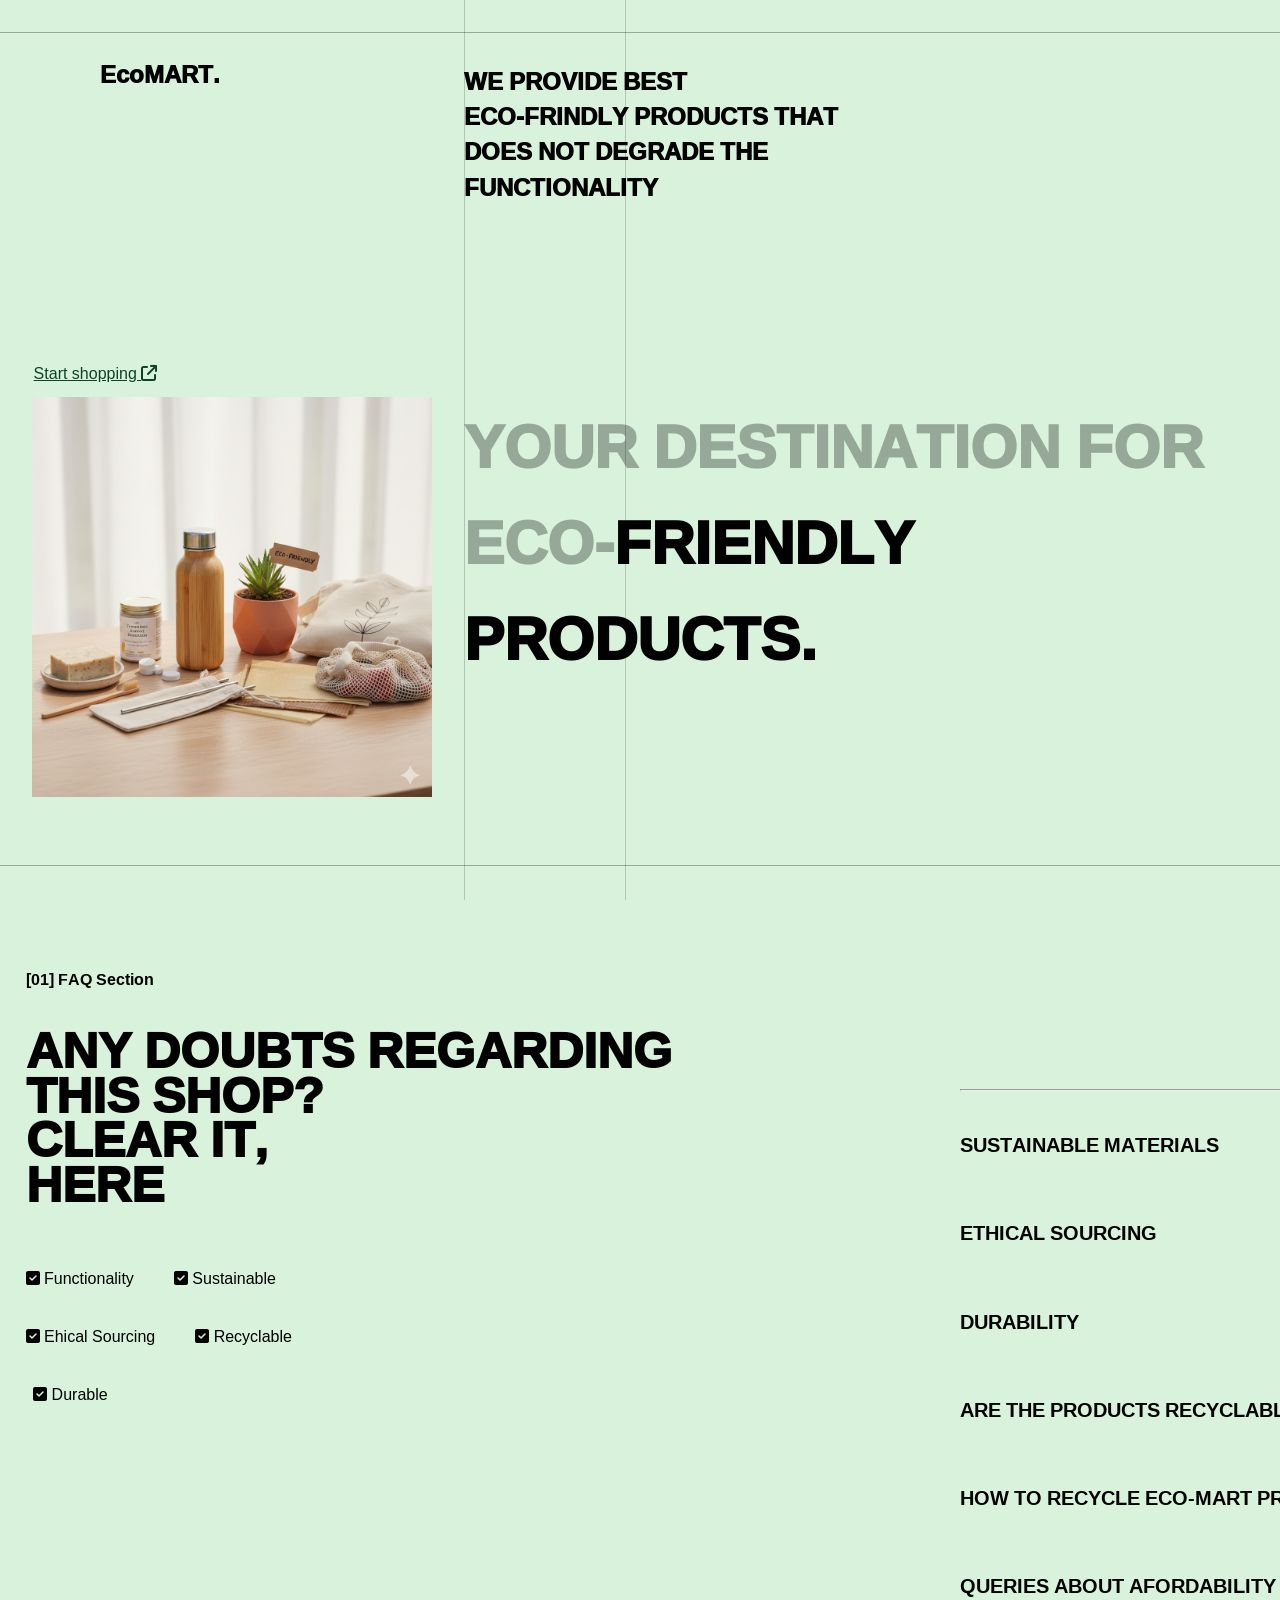
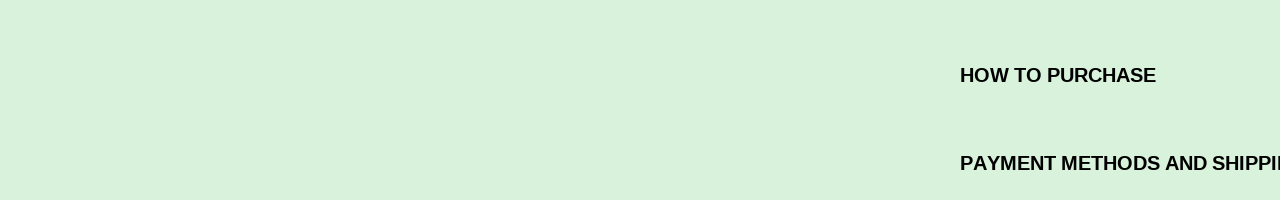
<file: HTML/index.html>
<!doctype html>
<html lang="en">
  <head>
    <meta charset="UTF-8" />
    <meta name="viewport" content="width=device-width, initial-scale=1.0" />
    <title>Homepage</title>
    <link
      rel="stylesheet"
      href="https://cdnjs.cloudflare.com/ajax/libs/font-awesome/6.4.2/css/all.min.css"
      integrity="sha512-z3gLpd7yknf1YoNbCzqRKc4qyor8gaKU1qmn+CShxbuBusANI9QpRohGBreCFkKxLhei6S9CQXFEbbKuqLg0DA=="
      crossorigin="anonymous"
      referrerpolicy="no-referrer"
    />
 <link
      rel="stylesheet"
      href="https://fonts.googleapis.com/css2?family=Material+Symbols+Outlined"
    />
    <link rel="stylesheet" href="/CSS/styles.css" />
    <link rel="stylesheet" href="/CSS/product.css">
  </head>

  <body style="background-color: #e8f5e9">
    <!-- FAQ-SECTION--------------------------------------------------------------------------------------------------------------------------------------------------------------- -->

    <section id="landing-page-one">
      <div class="horizantal-lines" style="opacity: 30%">
        <div class="h-line-1"></div>
        <div class="h-line-2"></div>
      </div>
      <div class="line-hero-text-container">
        <div class="v-line-wrapper">
          <div class="v1"></div>
          <div class="v2"></div>
        </div>

        <div class="hero-text-2-wrapper">
          <h1>
            WE PROVIDE BEST <br />
            ECO-FRINDLY PRODUCTS THAT <br />
            DOES NOT DEGRADE THE <br />
            FUNCTIONALITY
          </h1>
        </div>
        <div class="hero-text">
          <h1 class="your-destination-for">
            <span>YOUR DESTINATION FOR</span><br />
            <span>ECO-</span>FRIENDLY <br />
            PRODUCTS.
          </h1>
        </div>
        <div class="hero-link-wrapper">
          <li>
            <a href=""
              >Start shopping
              <i class="fa-solid fa-arrow-up-right-from-square"></i
            ></a>
          </li>
        </div>
        <div class="image-container">
          <img src="/images/eco-products-img.png" alt="" />
        </div>
      </div>
      <div class="logo_navlinks_container">
        <div class="logo-wrapper">
          <h1>EcoMART.</h1>
        </div>
              <i
          onclick="showSideBar()"
          id="sidebar-menu"
          class="material-symbols-outlined"
        >
          dehaze</i
        >

        <div class="ul-tags-container">
      
          <ul>
            <li><a href="#landing-page-two">Home</a></li>
            <li><a href="#">Blog</a></li>
            <li><a href="/HTML/productPage.html">Products</a></li>
            <li><a href="#">Research</a></li>
            <li><a href="#">About us</a></li>
          </ul>
        </div>
      </div>
    </section>

    <!-- FAQ-SECTION--------------------------------------------------------------------------------------------------------------------------------------------------------------- -->

    <section id="landing-page-two">
      <div class="v1" style="margin: 0 11.3rem; bottom: -500rem"></div>

      <div class="section02-container">
        <div class="faq-title-wrapper">
          <p>[01] FAQ Section</p>
        </div>

        <div class="faq-section-hero-text-wrapper">
          <h1>
            ANY DOUBTS REGARDING <br />
            THIS SHOP?<br />
            CLEAR IT, <br />
            HERE
          </h1>
        </div>

        <div class="check-list-wrapper">
          <p><i class="fa-solid fa-square-check"></i> Functionality</p>
          <p><i class="fa-solid fa-square-check"></i> Sustainable</p>
          <p><i class="fa-solid fa-square-check"></i> Ehical Sourcing</p>
          <p><i class="fa-solid fa-square-check"></i> Recyclable</p>
          <p style="margin-left: 2.37%">
            <i class="fa-solid fa-square-check"></i> Durable
          </p>
        </div>

        <div class="accordion-container">
          <hr />

          <ul class="accordion" id="accordion">
            <li>
              <label class="accordion-label" for="first"
                >SUSTAINABLE MATERIALS
                <i id="arrow-icon" class="fa-solid fa-angle-up"></i
              ></label>
              <div class="content">
                <p>
                  Lorem ipsum dolor sit amet, consectetur adipiscing elit, sed
                  do eiusmod tempor incididunt ut labore et dolore magna aliqua.
                  Ut enim ad minim veniam, quis nostrud exercitation ullamco
                  laboris nisi ut aliquip ex ea commodo consequat. Duis aute
                  irure dolor in reprehenderit in voluptate velit esse cillum
                  dolore eu fugiat nulla pariatur. Excepteur sint occaecat
                  cupidatat non proident, sunt in culpa qui officia deserunt
                  mollit anim id est laborum.
                </p>
              </div>
            </li>
          </ul>
        </div>
      </div>
    </section>

    <script src="/JS/scripts.js"></script>
    <script src="/JS/productpage.js"></script>
  </body>
</html>
</file>
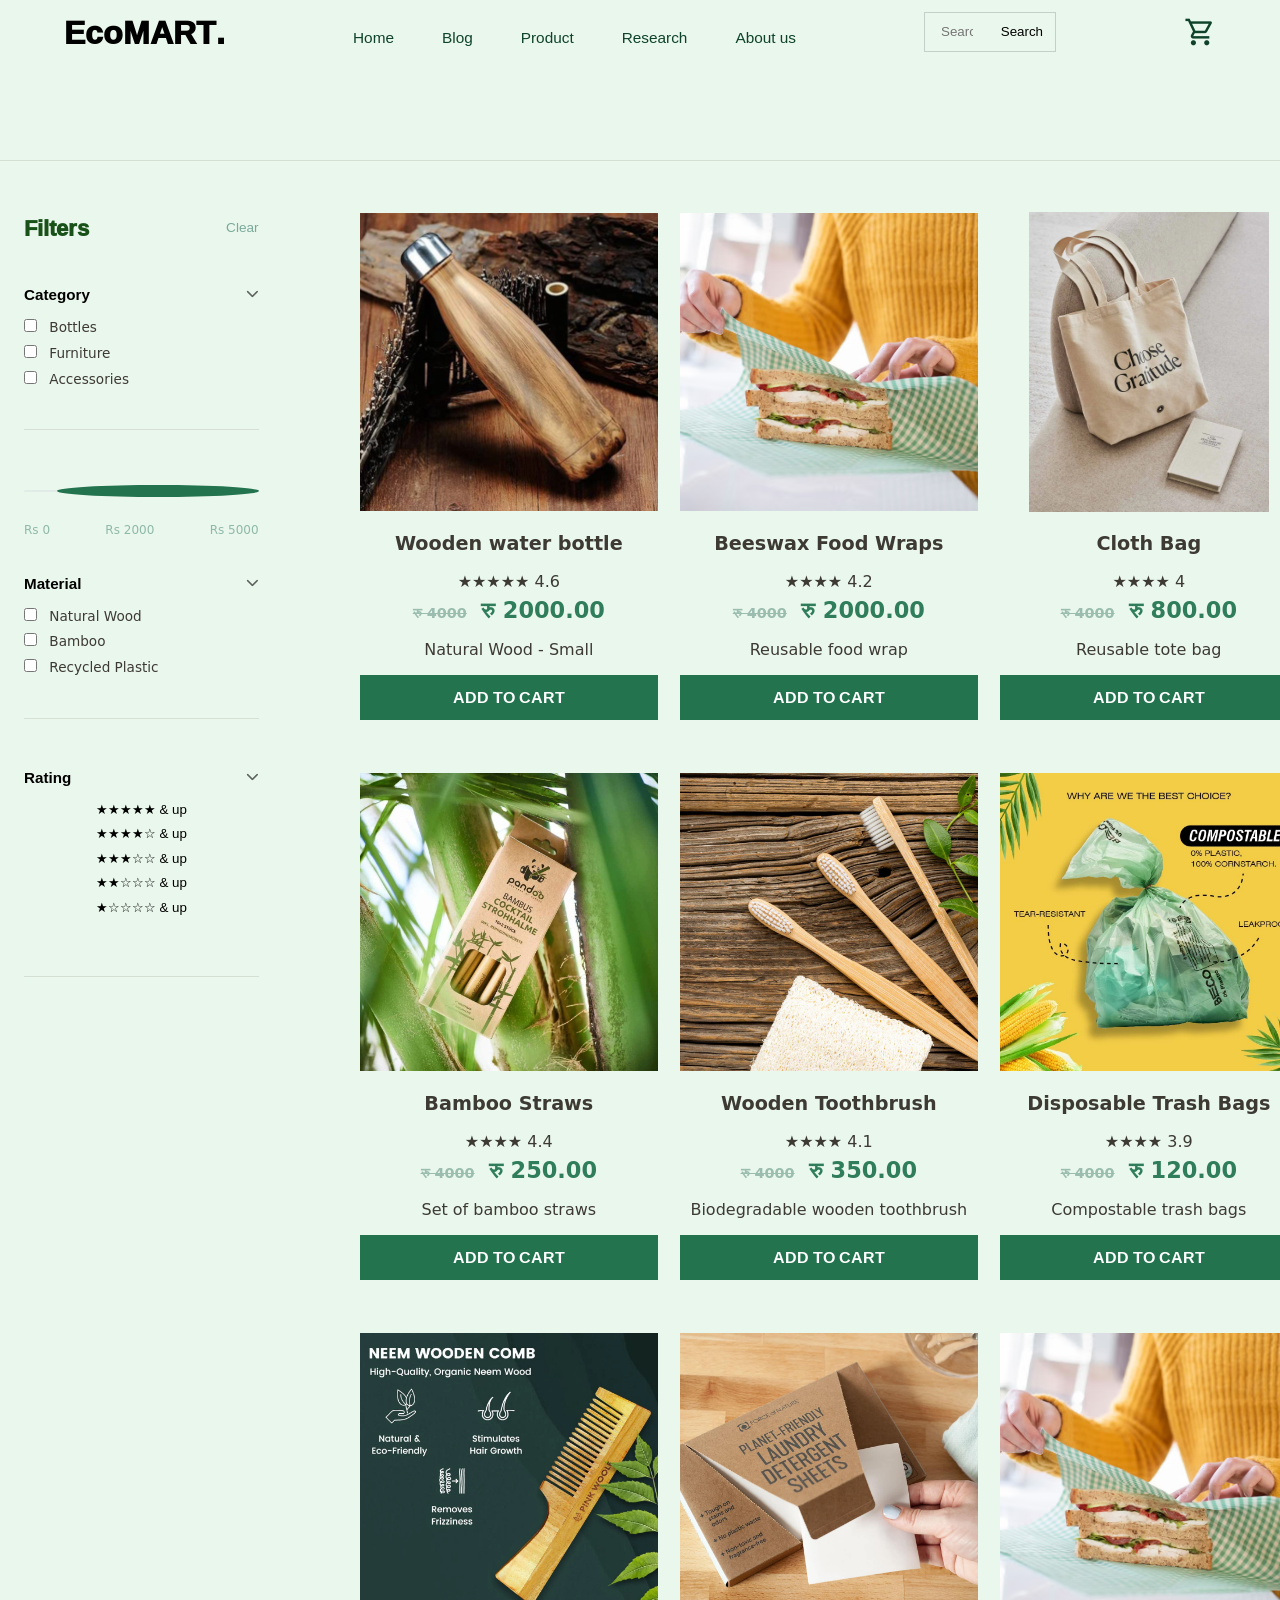
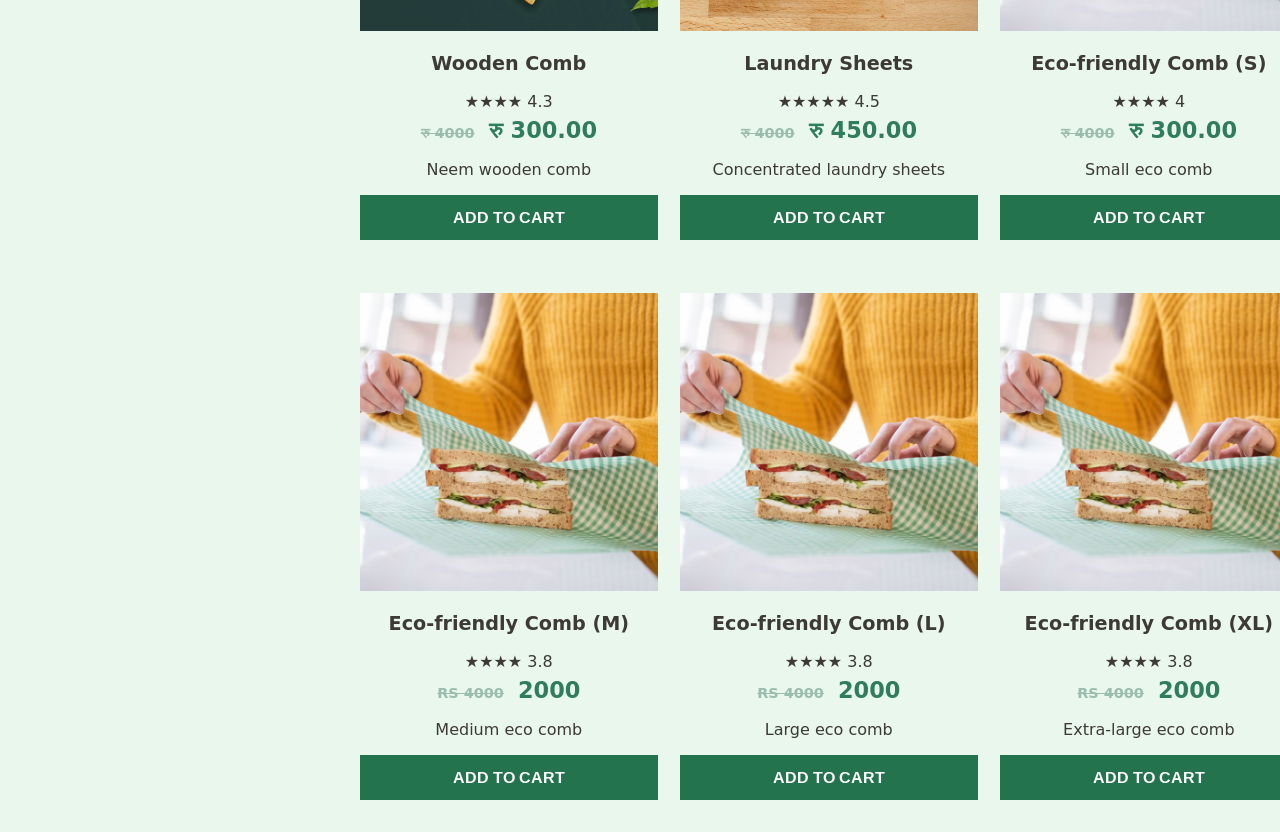
<file: HTML/productPage.html>
<!doctype html>
<html lang="en">
  <head>
    <meta charset="UTF-8" />
    <link rel="stylesheet" href="/CSS/product.css" />
    <link rel="stylesheet" href="/CSS/styles.css" />
    <link
      rel="stylesheet"
      href="https://cdnjs.cloudflare.com/ajax/libs/font-awesome/6.4.2/css/all.min.css"
      integrity="sha512-z3gLpd7yknf1YoNbCzqRKc4qyor8gaKU1qmn+CShxbuBusANI9QpRohGBreCFkKxLhei6S9CQXFEbbKuqLg0DA=="
      crossorigin="anonymous"
      referrerpolicy="no-referrer"
    />

    <link
      rel="stylesheet"
      href="https://fonts.googleapis.com/css2?family=Material+Symbols+Outlined"
    />
    <meta name="viewport" content="width=device-width, initial-scale=1.0" />
    <title>EcoMart</title>
  </head>
  <body class="productPage">
    <div class="side-navbar-ul-tags-container">
      <div class="logo-container">
        <h1>EcoMART.</h1>
      </div>

      <ul class="sidebar">
        <li><a href="/pages/index.html">Home</a></li>
        <li><a href="">Blog</a></li>
        <li><a href="">Product</a></li>
        <li><a href="">Research</a></li>
        <li><a href="">About us</a></li>
        <i
          style="cursor: pointer"
          onclick="closeSideBar()"
          class="fa-sharp fa-solid fa-xmark"
        ></i>
      </ul>
    </div>
    <div class="openFilter-button">
      <button onclick="showFilterPannel()">
        <span class="text">Filters</span>
      </button>
    </div>
    <div class="navbar-container">
      <div class="logo-container">
        <h1>EcoMART.</h1>
      </div>

      <div class="navbar-ul-tags-container">
        <ul>
          <li><a href="/pages/index.html">Home</a></li>
          <li><a href="">Blog</a></li>
          <li><a href="">Product</a></li>
          <li><a href="">Research</a></li>
          <li><a href="">About us</a></li>
        </ul>
      </div>
      <div class="search-bar-container">
        <input type="text" placeholder="Search products..." />
        <button>Search</button>
      </div>

      <!-- Mobile filter toggle (visible on small screens) -->
      <!-- mobile filter toggle removed: filter panel will hide on small screens -->

      <div class="cart-hamburger-container">
        <i class="material-symbols-outlined"> shopping_cart</i>
        <i
          onclick="showSideBar()"
          id="sidebar-menu"
          class="material-symbols-outlined"
        >
          dehaze</i
        >
      </div>
    </div>

    <div
      class="line-container"
      style="
        display: flex;
        align-items: flex-start;
        width: 100%;
        position: absolute;
        margin-top: 5rem;
      "
    >
      <div
        class="vertical"
        style="width: 300px; height: 100vh; margin-left: 0rem"
      >
        <div class="filter-panel">
          <!-- filter-close removed: not used when panel is hidden on small screens -->
          <div class="filter-header">
            <i
              style="cursor: pointer"
              onclick="closeFilterPanel()"
              class="fa-sharp fa-solid fa-xmark"
            ></i>
            <h2>Filters</h2>
            <button class="clear-filters">Clear</button>
          </div>

          <!-- CATEGORY -->
          <div class="filter-section">
            <button class="filter-toggle">
              Category
              <i class="fa-solid fa-chevron-down"></i>
            </button>

            <div class="filter-content">
              <label><input type="checkbox" /> Bottles</label>
              <label><input type="checkbox" /> Furniture</label>
              <label><input type="checkbox" /> Accessories</label>
            </div>
          </div>

          <!-- PRICE -->
          <div class="filter-body price-filter">
            <input
              type="range"
              min="0"
              max="5000"
              value="2500"
              class="price-slider"
            />

            <div class="price-values">
              <span>Rs 0</span>
              <span class="current-price">Rs 2500</span>
              <span>Rs 5000</span>
            </div>
          </div>

          <!-- MATERIAL -->
          <div class="filter-section">
            <button class="filter-toggle">
              Material
              <i class="fa-solid fa-chevron-down"></i>
            </button>

            <div class="filter-content">
              <label><input type="checkbox" /> Natural Wood</label>
              <label><input type="checkbox" /> Bamboo</label>
              <label><input type="checkbox" /> Recycled Plastic</label>
            </div>
          </div>

          <!-- RATING -->
          <div class="filter-section rating">
            <button class="filter-toggle">
              Rating
              <i class="fa-solid fa-chevron-down"></i>
            </button>

            <div class="filter-content stars">
              <button type="button" class="rating-btn" data-rating="5">
                ★★★★★ & up
              </button>
              <button type="button" class="rating-btn" data-rating="4">
                ★★★★☆ & up
              </button>
              <button type="button" class="rating-btn" data-rating="3">
                ★★★☆☆ & up
              </button>
              <button type="button" class="rating-btn" data-rating="2">
                ★★☆☆☆ & up
              </button>
              <button type="button" class="rating-btn" data-rating="1">
                ★☆☆☆☆ & up
              </button>
            </div>
          </div>
        </div>
      </div>
      <hr
        style="
          width: 100%;
          margin-top: 5rem;
          flex: 1;
          border: none;
          border-top: 1px solid rgb(213, 223, 212);
        "
      />
      <!-- mobile backdrop removed -->
    </div>

    <div class="product-card-container"></div>
    <div class="quick-view-container">
      <div class="product-img-box">
        <div class="quick-view-img-wrapper">
          <img class="quick-view-image" src="/images/wood-bottle.png" alt="" />
        </div>
      </div>
      <div class="product-details-box">
        <div class="product-details-container">
          <div class="cross-icon">
            <i class="fa-sharp fa-solid fa-xmark"></i>
          </div>

          <h1 class="quick-view-title">WOODEN BOTTLE</h1>
          <p class="sub-title">SUSTAINABLE & ECO-FRIENDLY</p>

          <div class="quick-view desc">
            <p class="quick-view-description">
              Lorem ipsum dolor sit amet, consectetur adipiscing elit, sed do
              eiusmod tempor incididunt ut labore et dolore magna aliqua. Ut
              enim ad minim veniam, quis nostrud exercitation ullamco laboris
              nisi ut aliquip ex ea commodo consequat. Duis aute irure dolor in
              reprehenderit in voluptate velit esse cillum dolore eu fugiat
              nulla pariatur. Excepteur sint occaecat cupidatat non proident,
              sunt in culpa qui officia deserunt mollit anim id est laborum.
            </p>
          </div>
          <p class="quick-view-price">रु 2000.00</p>
          <div class="quick-view-btn">
            <i class="fa-solid fa-cart-shopping"></i>
            <button>ADD TO CART</button>
          </div>
          <div class="quick-view-link-text">
            <a
              href="/HTML/view-product-page.html"
              onclick="event.stopPropagation()"
              >View product<i
                style="margin-left: 4px"
                class="fa-solid fa-arrow-up-right-from-square"
              ></i
            ></a>
          </div>
        </div>
      </div>
    </div>
    <div
      class="overlay"
      onclick="
        closeSideBar();
        closeFilterPanel();
      "
    ></div>

    <script type="module" src="/JS/productpage.js"></script>
  </body>
</html>
</file>
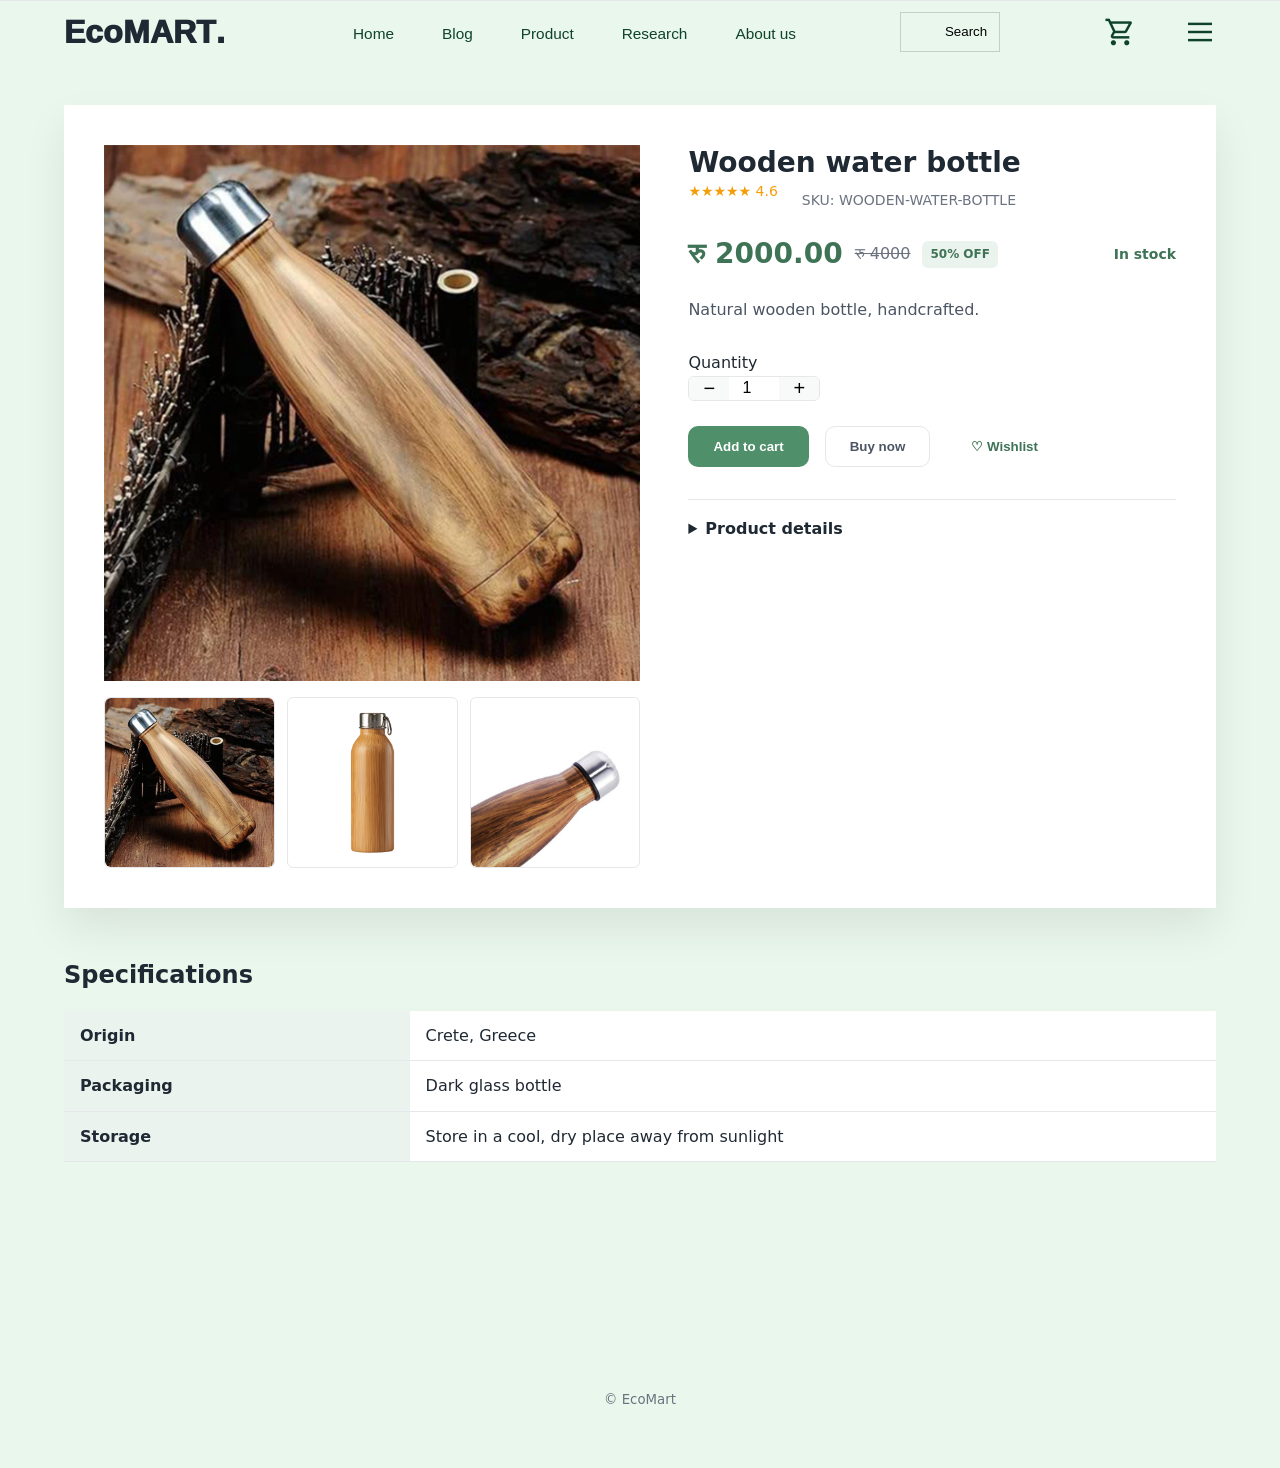
<file: HTML/view-product-page.html>
<!-- File: view-product-page.html -->
<!doctype html>
<html lang="en">
  <head>
    <meta charset="utf-8" />
    <meta name="viewport" content="width=device-width,initial-scale=1" />
    <title>Product — EcoMart</title>

    <link
      rel="stylesheet"
      href="https://fonts.googleapis.com/css2?family=Material+Symbols+Outlined"
    />
    <link rel="stylesheet" href="/CSS/view-product-css.css" />
    <link rel="stylesheet" href="/CSS/product.css" />
    <link rel="stylesheet" href="/CSS/styles.css" />
  </head>
  <body>
    <header class="site-header">
      <div class="navbar-container">
        <div class="logo-container">
          <h1>EcoMART.</h1>
        </div>

        <div class="navbar-ul-tags-container">
          <ul>
            <li><a href="/pages/index.html">Home</a></li>
            <li><a href="">Blog</a></li>
            <li><a href="">Product</a></li>
            <li><a href="">Research</a></li>
            <li><a href="">About us</a></li>
          </ul>
        </div>
        <div class="search-bar-container">
          <input type="text" placeholder="Search products..." />
          <button>Search</button>
        </div>

        <div class="cart-hamburger-container">
          <i class="material-symbols-outlined"> shopping_cart</i>
          <i class="material-symbols-outlined"> dehaze</i>
        </div>
      </div>
    </header>

    <main class="wrap product-page">
      <section class="product">
        <div class="product-gallery">
          <div class="main-image">
            <img
              id="currentImage"
              src="/images/beeswax-food-wrap.jpg"
              alt="Organic Olive Oil bottle"
            />
          </div>
          <div class="thumbnails" role="list">
            <button class="thumb">
              <img src="/images/neem-wooden-comb.jpg" />
            </button>
            <button class="thumb">
              <img src="/images/toothbrush.jpg" />
            </button>
            <button class="thumb">
              <img src="/images/Disposable-trash-bags.jpg" />
            </button>
          </div>
        </div>

        <div class="product-info">
          <h1 class="product-title">Organic Extra Virgin Olive Oil — 500ml</h1>
          <div class="meta">
            <div class="rating" aria-label="4.6 out of 5 stars">
              ★★★★★ <span class="sr-only">4.6</span>
            </div>
            <div class="sku">SKU: OM-500-OLV</div>
          </div>

          <div class="price-stock">
            <div class="price">
              <span class="now">₹499</span>
              <span class="was">₹599</span>
              <span class="badge">15% OFF</span>
            </div>
            <div class="stock in-stock">In stock</div>
          </div>

          <p class="short-desc">
            Cold-pressed, single-origin organic olive oil with a fresh fruity
            aroma. Perfect for salads, dressings, and finishing dishes.
          </p>

          <form
            class="purchase"
            onsubmit="
              event.preventDefault();
              addToCart();
            "
          >
            <fieldset class="options">
              <legend>Quantity</legend>
              <div class="qty">
                <button
                  type="button"
                  id="decrease"
                  aria-label="Decrease quantity"
                >
                  −
                </button>
                <input
                  id="quantity"
                  name="quantity"
                  type="number"
                  min="1"
                  value="1"
                />
                <button
                  type="button"
                  id="increase"
                  aria-label="Increase quantity"
                >
                  +
                </button>
              </div>
            </fieldset>

            <div class="actions">
              <button class="btn primary" type="submit">Add to cart</button>
              <button class="btn ghost" type="button" onclick="buyNow()">
                Buy now
              </button>
              <button
                class="btn icon"
                type="button"
                aria-pressed="false"
                onclick="toggleWishlist(this)"
              >
                ♡ Wishlist
              </button>
            </div>
          </form>

          <details class="details">
            <summary>Product details</summary>
            <ul>
              <li>Net content: 500ml</li>
              <li>Cold-pressed, unrefined</li>
              <li>Certifications: Organic &amp; Fair Trade</li>
              <li>Best before: 18 months from production</li>
            </ul>
          </details>
        </div>
      </section>

      <section class="more-info">
        <h2>Specifications</h2>
        <table>
          <tr>
            <th>Origin</th>
            <td>Crete, Greece</td>
          </tr>
          <tr>
            <th>Packaging</th>
            <td>Dark glass bottle</td>
          </tr>
          <tr>
            <th>Storage</th>
            <td>Store in a cool, dry place away from sunlight</td>
          </tr>
        </table>
      </section>
    </main>

    <footer class="site-footer">
      <div class="wrap">
        <small>© EcoMart</small>
      </div>
    </footer>

    <script type="module" src="/JS/view-product.js"></script>
  </body>
</html>
</file>
<file: CSS/styles.css>
@font-face {
  font-family: "Brandon-text-regular";
  src: url(fonts/HvDTrial_Brandon_Text_Bold-BF6514e9eb720dc.otf);
}
@font-face {
  font-family: "Mayrean";
  src: url(fonts/SHRIMP.ttf);
}
@font-face {
  font-family: "Padauk";
  src: url(fonts/Padauk-Bold.ttf);
}

@font-face {
  font-family: "Ramabhadra";
  src: url("/fonts/homepage-fonts/Ramabhadra-Regular.ttf");
}

* {
  margin: 0;
  padding: 0;
  box-sizing: border-box;
}

section {
  overflow-x: hidden;
  overflow-y: hidden;
  margin: 0;
  padding: 0;
  background-color: #d9f2db;
  position: relative;
  width: 100%;
}

#landing-page-one {
  position: relative;
  min-height: 100vh;

}
#landing-page-two {
  display: flex;
  flex-direction: column;
  min-height: 100vh;

}
.productPage {
  background-color: #eaf7ec;
}

/* #landing-page-one {
  overflow-x: hidden;
  overflow-y: hidden;
}

#landing-page-two {
  overflow-x: hidden;
  min-height: 100vh;
} */



/* .hero-text {
  height: 100vh;
  display: flex;
  justify-content: center;
  align-items: center;
  gap: 20rem;
  position: relative;


}

.hero-text h1{
  margin-top: -20rem;
  font-family: Mayrean;
  font-size: 20rem;
  color: #dfdfdf;
  transform: scaleY(1.3);
  opacity: 40%;
  
   
}
.display-desc-wrapper{

  width: 100%;
  height: 100%;
  position: absolute;
  display: flex;
  justify-content: flex-start;
  align-items: flex-end;
  
  


}
.desc1{
  display: flex;
  flex-direction: column;
  margin-bottom: 10rem;
 
}


.desc1 h1, .desc1 p{

  color: #dfdfdf ;
  white-space: pre-line;
  font-weight: 50;
  font-family: BebasNeue-Regular;
  margin-left: 20rem;

} */

/* HOMEPAGE section page 01 ----------------------------------------------------------------------------------------------------------------------------------------------*/

.line-hero-text-container {
  position: absolute;
  inset: 0;
  padding-left: 10%;
  display: grid;
  width: 100%;
  height: 100vh;

  grid-template-columns: max-content 1fr max-content;
  grid-template-rows: max-content auto max-content;
}

.horizantal-lines {
  position: absolute;
  inset: 0;
  display: flex;
  flex-direction: column;
  pointer-events: none;
}

.h-line-1 {
  margin-top: 2rem;
  width: 100%;
  height: 1px;
  background-color: black;
}

.h-line-2 {
  margin-top: 52rem;
  width: 100%;
  height: 1px;
  background-color: black;
}

.v-line-wrapper {
  grid-column: 2;
  grid-row: 1 / -1;
  display: flex;
  gap: 10rem;
  height: 100%;
  pointer-events: none;
}

.v1,
.v2 {
  height: 100%;
  border-left: 1px solid black;
  opacity: 0.18;
}

.hero-text {
  grid-column: 2;
  grid-row: 2;
  margin-top: 12rem;

  font-family: Ramabhadra;
  font-size: clamp(2.5rem, 2vw, 6.24rem);
  line-height: 6rem;

  max-width: 100%;
}

.hero-text span {
  opacity: 0.3;
}

.image-container {
  grid-column: 1;
  grid-row: 2;
  margin-top: 12rem;
  margin-left: -6rem;
  margin-right: 2rem;

  justify-self: center;
}

.image-container img {
  width: 400px;
  max-width: 100%;
  height: auto;
  object-fit: cover;
}

.logo_navlinks_container {
  display: grid;
  grid-template-columns: max-content 1fr;
  align-items: start;
}

.logo-wrapper {
  margin-top: 3.2rem;
  margin-left: 6.24rem;
}

.logo-wrapper h1 {
  font-family: Ramabhadra;
}

.ul-tags-container {
  
  display: flex;
  justify-content: flex-end;
  margin-top: 0;
  margin-right: 12rem;
}

.ul-tags-container ul {
  display: flex;
  flex-direction: column;
  gap: 1.5rem;
  list-style: none;
  margin-top: 4rem;
  margin-right: 6rem;
}

.ul-tags-container li a {
  position: relative;
  font-family: Arial, Helvetica, sans-serif;
  color: #0e432a;
  text-decoration: none;
}

.ul-tags-container li a::after {
  content: "";
  position: absolute;
  left: 0;
  bottom: -4px;
  width: 0;
  height: 3px;
  background-color: #374b38;
  border-radius: 2px;
  transition: width 0.3s ease;
}

.ul-tags-container li a:hover::after {
  width: 100%;
}

.hero-text-2-wrapper {
  grid-column: 2;
  grid-row: 1;
}

.hero-text-2-wrapper h1 {
  margin-top: 4rem;
  font-family: Ramabhadra;
  line-height: 2.2rem;
}

.hero-link-wrapper {
  grid-column: 1;
  grid-row: 2;
  margin-top: 10em;
  margin-left: -5.9rem;
}

.hero-link-wrapper li {
  list-style: none;
}

.hero-link-wrapper a {
  font-family: Arial, Helvetica, sans-serif;
  color: #0e432a;
}


@media (max-width: 1418px) {
  .ul-tags-container{
    display: none;
  }
 
}
/* FAQ Section- page 2 ----------------------------------------------------------------------------------------------------------------------------------------------*/
.faq-title-wrapper p {
  font-family: Ramabhadra;
}

.faq-title-wrapper {
  position: absolute;
  height: 20%;
  width: 30%;
  margin-left: 2%;
  margin-top: 5%;
}

.faq-section-hero-text-wrapper h1 {
  font-family: Ramabhadra;
  margin-left: 2%;
  margin-top: 10%;
  font-size: 50px;
  line-height: 0.89;
}

/* faq section checkboxes */

.check-list-wrapper {
  position: absolute;
  margin-left: 2%;
  margin-top: 5%;
  width: 25%;
  display: flex;
  gap: 2.5rem;
  flex-wrap: wrap;
}

.check-list-wrapper p {
  font-family: Arial, Helvetica, sans-serif;
}

/* faq page accordian */

.accordion-container {
  height: 100vh;
  width: 100%;
  margin-left: 60rem;
  position: absolute;
  top: 21%;
}

.accordion {
  display: flex;
  width: 40%;
  margin-top: 1.5rem;
}
.accordion-label {
  display: flex;
  justify-content: space-between;
}
.accordion-container li {
  list-style: none;
  margin-top: 0.5%;
}
.accordion-container label {
  font-family: Ramabhadra;
  margin-top: 1.5%;
  list-style: none;
  font-size: 20px;
  cursor: pointer;
}

.accordion-container input {
  display: none;
}

.accordion-container p {
  font-family: Arial, Helvetica, sans-serif;
  line-height: 1.5rem;
}

.content {
  margin-top: 1rem;
  max-height: 0;
  overflow: hidden;
  transition: max-height 0.3s;
}

.accordion li.active .content {
  max-height: 100px;
}

#arrow-icon {
  transition: transform 0.4s ease;
}

.accordion li.active #arrow-icon {
  transform: rotate(180deg);
}
</file>
<file: CSS/product.css>
body {
  overflow-x: hidden;
}
@font-face {
  font-family: Inter-light;
  src: url(/fonts/inter-static/Inter_18pt-Light.ttf);
}

.navbar-container {
  width: 100%;
  display: flex;
  align-items: center;
  justify-content: space-between;

  gap: clamp(2rem, 10vw, 15rem);
  height: 7vh;
  padding-inline: 5%;

  position: fixed;
  inset: 0 0 auto 0;
  z-index: 10;

  background-color: transparent;
  transition:
    background-color 0.3s ease-out,
    backdrop-filter 0.3s ease-out;
}

.navbar-container.scrolled-window {
  background-color: rgba(0, 0, 0, 0.06);
  backdrop-filter: blur(8px);
  box-shadow: 0 4px 30px rgba(0, 0, 0, 0.01);
}

/* LOGO */
.logo-container {
  flex-shrink: 0;
}

.logo-container h1 {
  font-family: Ramabhadra;
  white-space: nowrap;
}

/* NAV LINKS */
.navbar-ul-tags-container {
  flex: 1;
  display: flex;
  justify-content: center;
  align-items: flex-end;
  height: 30px;
}

.navbar-ul-tags-container ul {
  display: flex;
  list-style: none;
  gap: clamp(1.05rem, 4vw, 3rem);
  margin: 0;
  padding: 0;
  white-space: nowrap;
}

/* CART + HAMBURGER */
.cart-hamburger-container {
  flex-shrink: 0;
  display: flex;
  align-items: center;
  gap: clamp(1.5rem, 4vw, 3rem);
}

.cart-hamburger-container i {
  font-size: clamp(1.6rem, 2.5vw, 2.3rem);
  color: #0e432a;
  cursor: pointer;
}

/* LINKS */
.navbar-container a {
  text-decoration: none;
  font-family: Arial, Helvetica, sans-serif;
  color: #0e432a;
  font-size: clamp(0.95rem, 1.2vw, 1.1rem);
}

/* SEARCH BAR */
.search-bar-container {
  flex: 1;
  display: flex;
  justify-content: center;
  align-items: center;
  z-index: 100;
  min-width: 0;
}

.search-bar-container input {
  outline: none;
  border: 1px solid #c4cfca;
  border-right: none;

  width: min(32rem, 100%);
  height: 2.5rem;
  padding-inline: 1rem;

  background-color: #eaf7ec;
}

.search-bar-container button {
  width: 6.25rem;
  height: 2.5rem;
  padding: 0 0.75rem;

  cursor: pointer;
  background-color: #eaf7ec;

  border: 1px solid #c4cfca;
  border-left: none;
}

.side-navbar-ul-tags-container {
  position: fixed;
  top: 0;
  right: 0;
  height: 100vh;
  width: 300px;

  display: flex; /* IMPORTANT */
  flex-direction: column;
  gap: 3rem;
  padding: 30px;

  transform: translateX(100%);
  transition: transform 0.35s ease;
  background-color: rgba(176, 201, 176, 0.377);
  backdrop-filter: blur(10px);

  z-index: 999;
}

.sidebar {
  display: flex;
  flex-direction: column;
  gap: 3rem;
  list-style: none;
  width: 250px;
}

.sidebar li a {
  color: black;
  font-family: sans-serif;
}
#sidebar-menu {
  display: none;
}

/* 952 */
/* Product card-------------------------------------------------------------------------------------------------------- */

.product-card-container {
  position: absolute;

  display: grid;
  grid-template-columns: repeat(auto-fill, 320px);
  justify-items: center;
  justify-content: center;
  margin-top: 12rem;
  width: 100%;
}

.card-wrapper {
  display: contents;
}

.card {
  font-family: "Inter", system-ui, sans-serif;

  box-sizing: border-box;
  position: relative;

  display: flex;
  flex-direction: column;
  align-items: flex-start;

  width: 21.1rem;
  height: 35rem;

  transition: 0.4s ease;
}

.card:hover {
  box-shadow: 0px 10px 25px rgba(0, 0, 0, 0.06);
  transform: translateY(-2px);
}

/* Card content */
.card-info {
  color: rgb(61, 58, 52);
  padding: 20px;

  display: grid;
  grid-template-rows: auto 1fr;
}
.product-image {
  width: 100%;
  max-height: 400px;
  overflow: hidden;
  display: grid;
  grid-template-columns: auto;
  grid-template-rows: 1fr;
}
.product-image img {
  width: 300px;
  max-width: 100%;
  height: 300px;
  object-fit: contain;
  grid-area: 1 / 1 / 2 / 2;
}
.quick-view-link {
  grid-area: 1 / 1 / 2 / 2;
  align-self: end;
  background-color: rgba(255, 255, 255, 0.548);
  padding: 10px;
  width: 100%;
  display: flex;
  justify-content: center;
  cursor: pointer;
  transform: translateY(100%);
  transition: 0.3s ease;
}

.card:hover .quick-view-link {
  transform: translateY(0);
}

.product-info-container {
  display: grid;
  justify-items: center;
  align-content: center;
  row-gap: 0.4rem;
}

.product-info-container h1 {
  font-size: 1.2rem;
  padding: 20px;
  text-align: center;
}

.rating {
  margin-top: -0.6rem;
}

.old-price {
  text-decoration: line-through;
  color: #9abdb0;
  font-size: 0.9rem;
  margin-right: 0.4rem;
}

.new-price {
  font-size: 1.4rem;
  font-weight: 700;
  color: #2f7d5a;
}

.natural-wood {
  padding: 10px 0;
}

.product-card-container button {
  width: 100%;
  height: 5vh;

  border: 2px solid #23734e;
  background: #23734e;
  color: white;

  font-family: Ramabhadra;
  font-size: 1rem;

  transition: 0.3s ease;
  cursor: pointer;
}

.product-card-container button:hover {
  color: rgb(0, 0, 0);
  background: transparent;
}

/* FILTER PANEL */

.vertical {
  display: grid;
  padding-left: 1.5rem;
  transition: transform 0.35s ease;
  top: 2.5rem;
  position: absolute;
}

.filter-panel {
  margin-top: 4rem;
  width: 85%;

  display: grid;
  gap: 1rem;

  font-family: Inter, system-ui, sans-serif;
}

/* HEADER */
.filter-header {
  display: flex;
  justify-content: space-between;
  align-items: center;
}

.filter-header h2 {
  font-size: 1.4rem;
  font-family: Ramabhadra;
  color: rgb(24, 82, 25);
}

.clear-filters {
  background: none;
  border: none;
  font-size: 0.85rem;
  cursor: pointer;
  color: #7aa99b;
}

/* SECTIONS */
.filter-section {
  border-bottom: 1px solid rgb(213, 223, 212);
  height: 9rem;
}

.filter-toggle {
  width: 100%;
  background: none;
  border: none;

  display: flex;
  justify-content: space-between;
  align-items: center;

  font-size: 0.95rem;
  font-weight: 600;
  cursor: pointer;
}

.filter-toggle i {
  font-size: 0.8rem;
  opacity: 0.6;
}

/* CONTENT */
.filter-content {
  margin-top: 1rem;
  display: grid;
  gap: 0.6rem;
}

.filter-content label {
  font-size: 0.85rem;
  cursor: pointer;
  color: rgb(61, 58, 52);
}

.filter-content input[type="checkbox"] {
  margin-right: 0.5rem;
}

/* STARS */
.filter-content.stars label {
  letter-spacing: 1px;
}
.filter-section.rating {
  height: 13rem;
}
.rating-btn {
  background: none;
  border: none;
  cursor: pointer;
  transition:
    color 0.3s ease,
    background 0.3s ease;
}

.rating-btn:hover {
  color: #1f7d4f;
}
/* active star button visual */
.filter-content.stars .rating-btn.active-star {
  background: #eaf7ec;
  border: 1px solid #c4e4d1;
  color: #1f7d4f;
  padding: 0.25rem 0.5rem;
}

/* PRICE FILTER  */

.price-filter {
  display: grid;
  gap: 0.6rem;
}

.price-slider {
  -webkit-appearance: none;
  appearance: none;
  width: 100%;
  height: 2px;
  background: #e1ece8;
  border-radius: 2px;
  outline: none;
}

/* Track */
.price-slider::-webkit-slider-runnable-track {
  height: 2px;
}

.price-slider::-moz-range-track {
  height: 2px;
  background: #e1ece8;
}

/* Thumb */
.price-slider::-webkit-slider-thumb {
  -webkit-appearance: none;
  width: 202px;
  height: 12px;
  background: #23734e;
  border-radius: 50%;
  margin-top: -5px;
}

.price-slider::-moz-range-thumb {
  width: 15px;
  height: 15px;
  background: #23734e;
  border-radius: 50%;
  border: none;
  cursor: pointer;
}

/* Values */
.price-values {
  display: flex;
  justify-content: space-between;
  font-size: 0.75rem;
  color: #8fb9aa;
}

/* QUICK VIEW  */

.quick-view-container {
  position: fixed;
  inset: 0;
  backdrop-filter: blur(10px);
  display: flex;
  align-items: center;
  justify-content: center;
  opacity: 0;
  visibility: hidden;
  pointer-events: none;
  transition:
    opacity 0.3s ease,
    visibility 0.3s ease;
  z-index: 100;
}

.quick-view-container.active {
  opacity: 1;
  visibility: visible;
  pointer-events: auto;
}
/* IMAGE SIDE */
.product-img-box {
  background: #ffffff;
  padding: 2rem;
}

.quick-view-img-wrapper img {
  width: 320px;
  height: auto;
  border-radius: 10px;
}

/* DETAILS SIDE */
.product-details-box {
  background: #ffffff;
  padding: 2rem;
  max-width: 420px;
  box-shadow: 0 25px 50px rgba(0, 0, 0, 0.12);
}

.product-details-container {
  position: relative;
}

/* CLOSE ICON */
.cross-icon {
  display: flex;
  justify-content: flex-end;
  cursor: pointer;
  color: #4b5563;
}

/* TITLE */
.quick-view-title {
  margin: 0.5rem 0 0;
  font-size: 1.6rem;
  color: #1f2933;
}

/* SUB TITLE */
.sub-title {
  font-size: 0.75rem;
  letter-spacing: 1px;
  color: #6b7280;
  margin-bottom: 1rem;
}

/* DESCRIPTION */
.quick-view-description {
  font-size: 0.9rem;
  color: #4b5563;
  line-height: 1.6;
}

/* PRICE */
.quick-view-price {
  font-size: 1.8rem;
  font-weight: 700;
  color: #3f7356;
  margin: 1.5rem 0;
}

/* CTA BUTTON */
.quick-view-btn {
  display: flex;
  align-items: center;
  gap: 0.75rem;
  background: #5f9d6a;
  color: #ffffff;
  padding: 0.75rem 1.25rem;
  border-radius: 10px;
  cursor: pointer;
  width: fit-content;
}

.quick-view-btn button {
  background: none;
  border: none;
  color: inherit;
  font-weight: 600;
  cursor: pointer;
}

/* VIEW PRODUCT LINK */
.quick-view-link-text {
  margin-top: 1rem;
}

.quick-view-link-text a {
  font-size: 0.9rem;
  color: #3f7356;
  text-decoration: none;
}

.quick-view-link-text a:hover {
  text-decoration: underline;
}

.filter-header i {
  display: none;
}


.openFilter-button button {
  position: absolute;
  top: 5rem;
  z-index: 200;
  cursor: pointer;
  display: none;
  background-color: #3f7356;

  padding: 10px;
  border: none;
  color: white;
  margin-left: 4rem;
  margin-top: 1rem;
  width: 100px;
  
}

/* MEDIA QUERIES FOR RESPONSIVENESS ---------------------------------------------------------*/

@media (max-width: 952px) {
  .overlay {
    width: 100%;
    position: absolute;
    height: 100%;
    z-index: 0;
  }

  .overlay.active {
    z-index: 999;
  }

  .vertical {
    transform: translateX(-100%);
    z-index: 999;
    background-color: rgba(176, 201, 176, 0.377);
    backdrop-filter: blur(10px);
    top: -100%;
  }

  .filter-header i {
    display: block;
  }

  .vertical.active {
    transform: translateX(0);
  }

  .openFilter-button button {
    display: block;
  }
}

@media (max-width: 1256px) {
  #sidebar-menu {
    display: flex;
  }

  .navbar-ul-tags-container {
    display: none;
  }
}

@media (max-width: 952px) {
  .search-bar-container {
    display: none;
  }
}

@media (min-width: 952px) {
  .product-card-container {
    margin-left: 17rem;
    width: 87%;
  }
}
</file>
<file: CSS/view-product-css.css>
/* =========================
   BASE
========================= */
*,
*::before,
*::after {
  box-sizing: border-box;
}

body {
  margin: 0;
  font-family:
    system-ui,
    -apple-system,
    Segoe UI,
    Roboto,
    sans-serif;
  color: #1f2933;
  background-color: #eaf7ec;

  line-height: 1.6;
}

a {
  color: #3f7356;
  text-decoration: none;
}

a:hover {
  text-decoration: underline;
}

.wrap {
  max-width: 1200px;
  margin-inline: auto;
  padding: 1.5rem;
  margin-top: 5rem;
}

/* =========================
   HEADER
========================= */
.site-header {
  background: #ffffff;
  border-bottom: 1px solid #e5e7eb;
}

.site-header .wrap {
  display: flex;
  align-items: center;
  justify-content: space-between;
}

.logo {
  font-weight: 700;
  font-size: 1.25rem;
  color: #3f7356;
}

.nav a {
  margin-left: 1.5rem;
  font-weight: 500;
  color: #4b5563;
}

/* =========================
   BREADCRUMBS
========================= */
.breadcrumbs {
  font-size: 0.875rem;
  color: #6b7280;
  margin-bottom: 1.5rem;
}

/* =========================
   PRODUCT LAYOUT
========================= */
.product {
  display: grid;
  grid-template-columns: 1.1fr 1fr;
  gap: 3rem;
  background: #ffffff;
  padding: 2.5rem;
  box-shadow: 0 20px 40px rgba(0, 0, 0, 0.08);
}

/* =========================
   GALLERY
========================= */
.product-gallery img {
  width: 100%;
  display: block;
}

.main-image {
  overflow: hidden;
}
.main-image img {
  object-fit: cover;
}

.thumbnails {
  display: flex;
  gap: 0.75rem;
  margin-top: 1rem;
}

.thumb {
  width: 100%;
  height: 100%;
  overflow: hidden;
  border: 1px solid #e5e7eb;
  border-radius: 6px;
  padding: 0;
  background: none;
  cursor: pointer;
  display: flex;
  justify-content: center;
  align-items: center;
}

.thumb img {
  width: 100%;
  max-height: 170px;
  object-fit: cover;
  border-radius: 6px;
  display: block;
}

/* =========================
   PRODUCT INFO
========================= */
.product-title {
  font-size: 1.75rem;
  line-height: 1.3;
  margin-bottom: 0.5rem;
}

.meta {
  display: flex;
  gap: 1.5rem;
  font-size: 0.875rem;
  color: #6b7280;
  margin-bottom: 1rem;
}

.rating {
  color: #f59e0b;
}

.price-stock {
  display: flex;
  align-items: center;
  justify-content: space-between;
  margin: 1.25rem 0;
}

.price {
  display: flex;
  align-items: center;
  gap: 0.75rem;
}

.price .now {
  font-size: 1.75rem;
  font-weight: 700;
  color: #3f7356;
}

.price .was {
  text-decoration: line-through;
  color: #6b7280;
}

.badge {
  background: #eaf3ed;
  color: #3f7356;
  padding: 0.25rem 0.5rem;
  border-radius: 6px;
  font-size: 0.75rem;
  font-weight: 600;
}

.stock {
  font-size: 0.875rem;
  font-weight: 600;
}

.in-stock {
  color: #3f7356;
}

.short-desc {
  color: #4b5563;
  margin-bottom: 1.75rem;
}

/* =========================
   QUANTITY
========================= */
.options {
  border: none;
  padding: 0;
  margin-bottom: 1.5rem;
}

.qty {
  display: inline-flex;
  border: 1px solid #e5e7eb;
  border-radius: 6px;
  overflow: hidden;
}

.qty button {
  width: 40px;
  border: none;
  background: #f7faf8;
  cursor: pointer;
  font-size: 1.25rem;
}

.qty input {
  width: 50px;
  border: none;
  text-align: center;
  font-size: 1rem;
}

/* =========================
   ACTION BUTTONS
========================= */
.actions {
  display: flex;
  gap: 1rem;
  margin-bottom: 2rem;
}

.btn {
  padding: 0.75rem 1.5rem;
  border-radius: 10px;
  font-weight: 600;
  cursor: pointer;
  border: 1px solid transparent;
}

.btn.primary {
  background: #4f8f6a;
  color: #ffffff;
}

.btn.primary:hover {
  background: #3f7356;
}

.btn.ghost {
  background: #ffffff;
  border-color: #e5e7eb;
  color: #4b5563;
}

.btn.icon {
  background: none;
  color: #3f7356;
}

/* =========================
   DETAILS
========================= */
.details {
  border-top: 1px solid #e5e7eb;
  padding-top: 1rem;
}

.details summary {
  cursor: pointer;
  font-weight: 600;
}

/* =========================
   SPEC TABLE
========================= */
.more-info {
  background: none;
  margin-top: 3rem;
}

.more-info h2 {
  margin-bottom: 1rem;
}

table {
  width: 100%;
  border-collapse: collapse;
  background: #ffffff;
  overflow: hidden;
  box-shadow: 0 4px 10px rgba(0, 0, 0, 0.05);
}

th,
td {
  padding: 0.75rem 1rem;
  border-bottom: 1px solid #e5e7eb;
}

th {
  text-align: left;
  background: #eaf3ed;
  width: 30%;
}

/* =========================
   FOOTER
========================= */
.site-footer {
  margin-top: 4rem;
  padding: 2rem 0;
  text-align: center;
  color: #6b7280;
}
</file>
